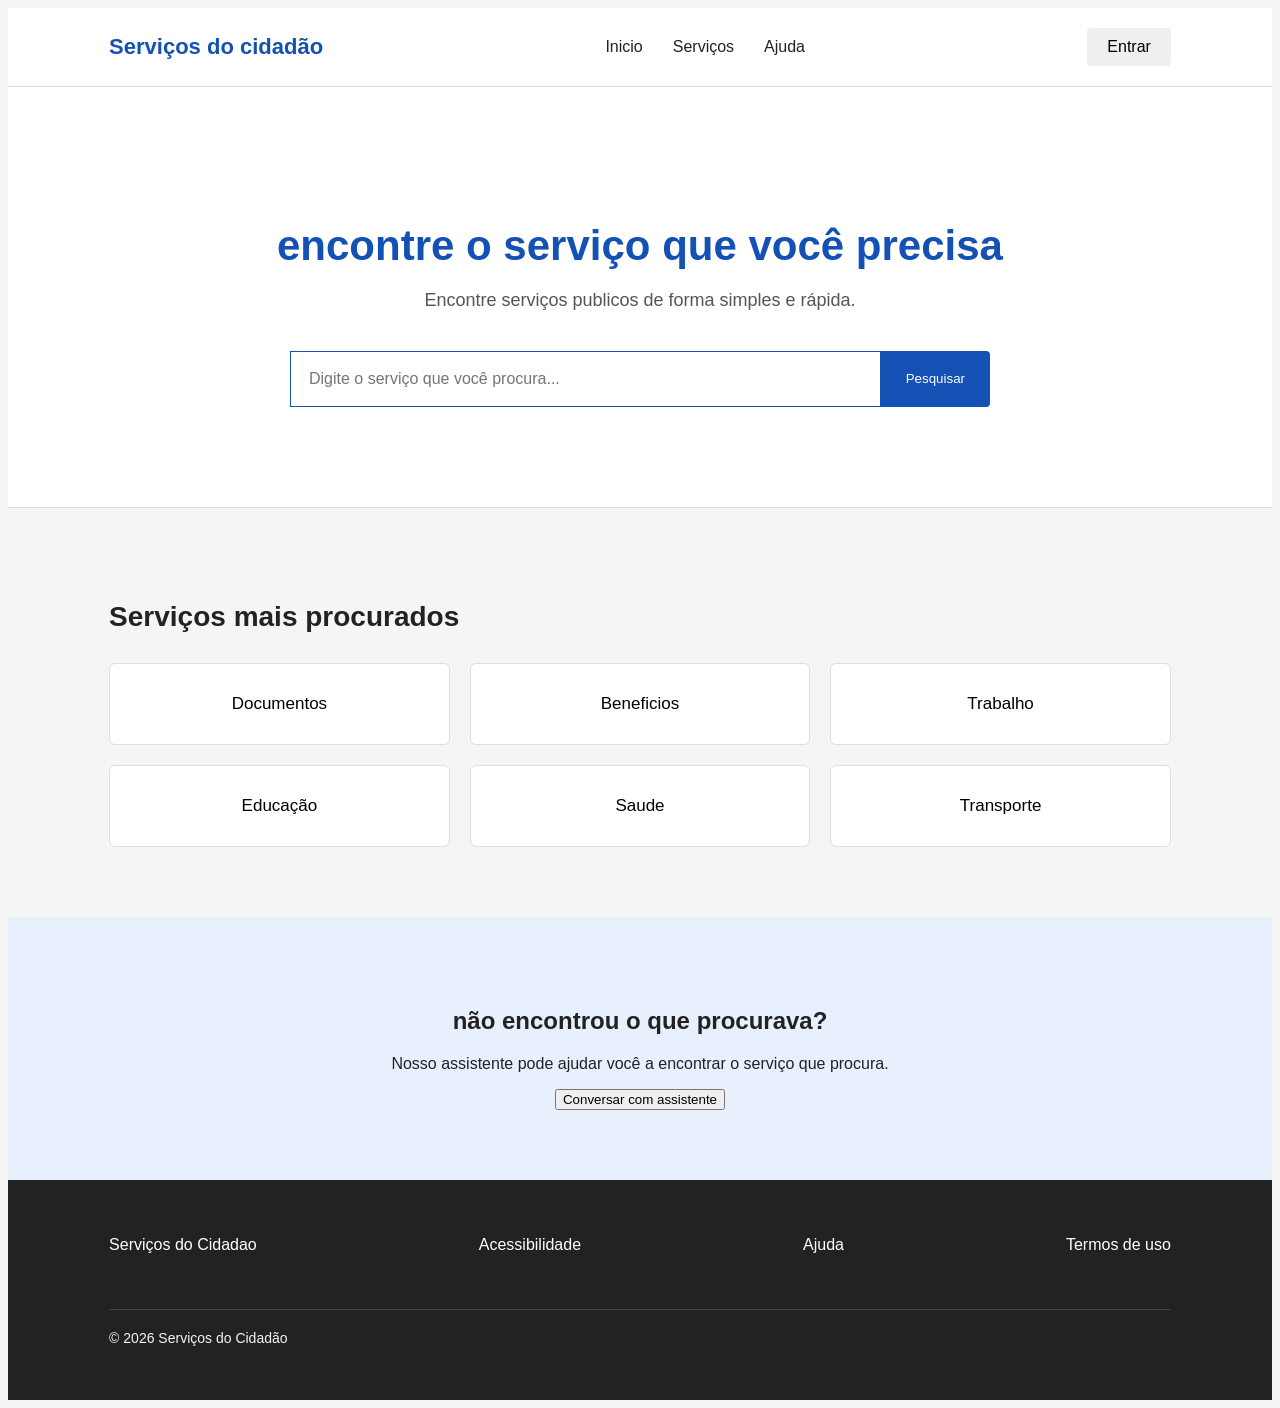
<file: index.html>
<!DOCTYPE html>
<html lang="en">
<head>
    <meta charset="UTF-8">
    <meta name="viewport" content="width=device-width, initial-scale=1.0">
    
    <title>Serviços do Cidadão</title>

    <link rel="stylesheet" href="css/style.css"
</head>

<body>

    <header>
        <div class="logo">
            Serviços do cidadão
        </div>

        <nav> 
            <a href="index.html">Inicio</a>
            <a href="#">Serviços</a>
            <a href="#">Ajuda</a>

        </nav>

        <button> 
            Entrar
        </button>
    </header>
    

    <main>

        <section class="hero">
                 
        <h1> 
            encontre o serviço que você precisa
        </h1>

        <p>
            Encontre serviços publicos de forma simples e rápida.
        </p>

        <div class="busca">

            <input
            id="campoBusca"
            type="text"
            placeholder="Digite o serviço que você procura..."
        >
        <button id="botaoPesquisar">
            Pesquisar
        </button>
        </div>
        <div id="resultadosBusca">

        </div>
        </section>

        <section class="servicos">

            <h2>
                Serviços mais procurados
            </h2>

            <div class="categorias">
                <button>
                    Documentos
                </button>

                <button>
                    Beneficios
                </button>

                <button>
                    Trabalho
                </button>

                <button> 
                    Educação
                </button>

                <button>
                    Saude
                </button>

                <button> 
                    Transporte
                </button>

            </div>

        </section>

        <section class="assitente">

            <div class="assistente-conteudo"> 

                <h2>
                    não encontrou o que procurava?
                </h2>

                <p>
                    Nosso assistente pode ajudar você a encontrar 
                    o serviço que procura.
                </p>

                <button>
                    Conversar com assistente
                </button>

            </div>


        </section>


    </main>


    <footer>

        <div class="footer-conteudo">

        <p>
            Serviços do Cidadao
        </p>

        <a href="#">Acessibilidade</a>
        <a href="#">Ajuda</a>
        <a href="#">Termos de uso</a>

        </div>

        <p class="copyright">
            © 2026 Serviços do Cidadão
         </p>

    </footer>


    <script src="js/script.js"></script>
 
</body>

</html>
</file>
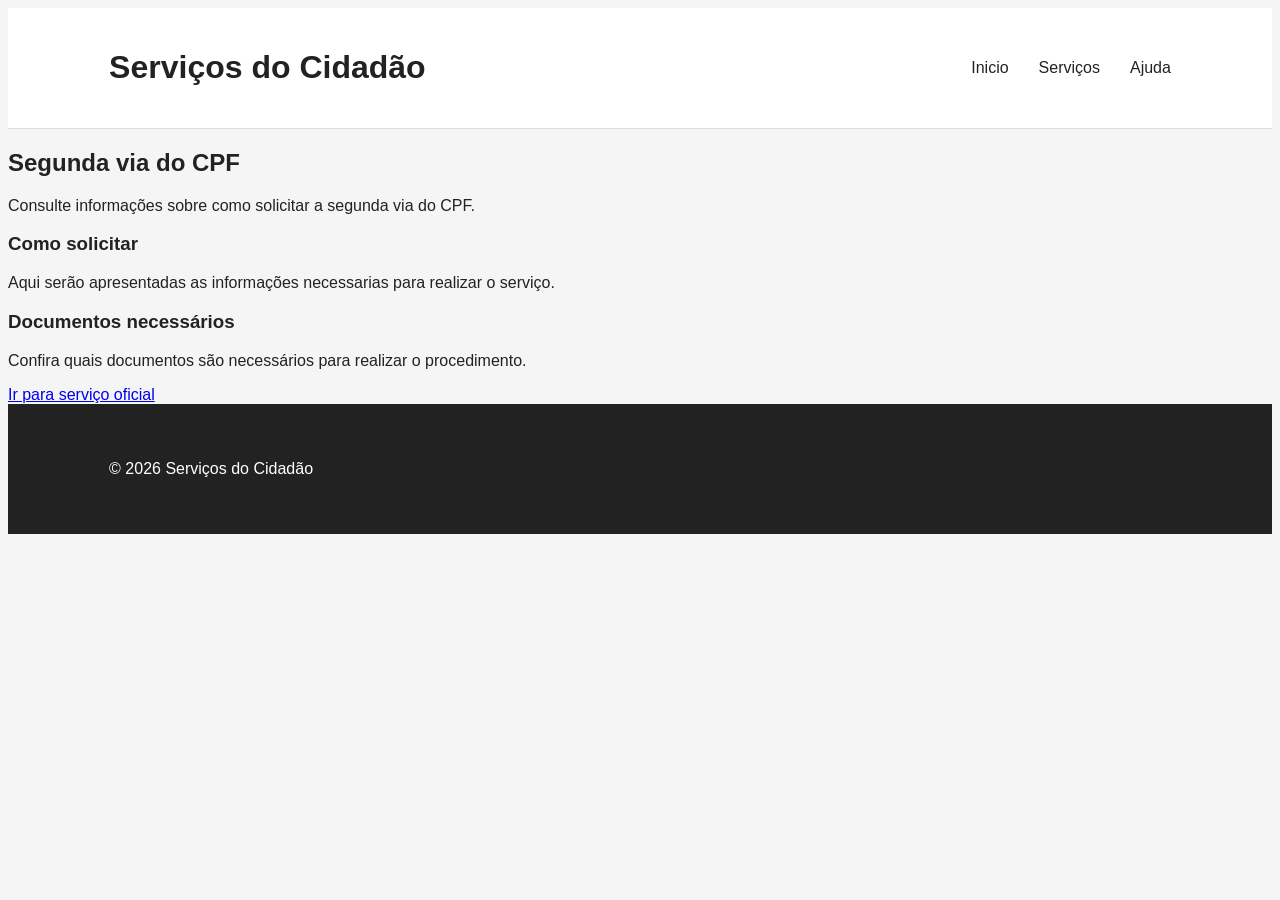
<file: servico.html>
<html lang="en">
<head>
    <meta charset="UTF-8">
    <meta name="viewport" content="width=device-width, initial-scale=1.0">
    <title>Serviço</title>

    <link rel="stylesheet" href="css/style.css">

</head>
<body>

    <header>

        <h1>Serviços do Cidadão</h1>

        <nav>
            <a href="index.html">Inicio</a>
            <a href="#">Serviços</a>
            <a href="#">Ajuda</a>
        </nav>

    </header>

    <main>

        <section class="pagina-servico">

            <h2>Segunda via do CPF</h2>

            <p>
                Consulte informações sobre como solicitar a segunda via
                do CPF.
            </p>

            <h3> Como solicitar </h3>

            <p>
                Aqui serão apresentadas as informações
                necessarias para realizar o serviço.
            </p>

            <h3> Documentos necessários</h3>

            <p>
                Confira quais documentos são necessários
                para realizar o procedimento.
            </p>

            <a href="#" class="botao-sevico">
                Ir para serviço oficial
            </a>

        </section>
    </main>

    <footer>

        <p>© 2026 Serviços do Cidadão </p>
        
    </footer>

    <script src="js/servico.js"></script>
    
</body>
</html>
</file>
<file: css/style.css>
{
    margin: 0;
    padding: 0;
    box-sizing: border-box;
}

body {
    font-family: Arial,sans-serif;
    background-color: #f5f5f5;
    color: #222;
}


header{
    background-color: #ffffff;
    display: flex;
    align-items: center;
    justify-content: space-between;

    padding: 20px 8%;

    border-bottom: 1px solid #ddd;
}

.logo {
    font-size: 22px;
    font-weight: bold;
    color: #1351b4;
}

nav{
    display: flex;
    gap: 30px;
}

nav a{
    text-decoration: none;
    color: #222;
    font-size: 16px;
    font-weight: 500;
}

nav a:hover{
    color: #1351b4
}

header button{
    padding: 10px 20px;
    border: none;
    border-radius: 4px;

    background-color: #1351b4
    color: white;

    font-size: 16px;
    font-weight 500;

    cursor: pointer;

    transition: background-color 0,2s;
}

header button:hover{
    background-color: #0d3F8f
}


.hero {
    background-color: #ffffff;

    text-align: center;

    padding: 100px 20px;

    border-bottom: 1px solid #ddd;

}

.hero h1 {
    font-size: 42px;
    margin-bottom: 20px;
    color: #1351b4;
}

.hero p {
    font-size: 18px;
    color: #555;

    max-width: 600px;

    margin: 0 auto 40px;
}

.busca {
    display: flex;

    justify-content: center;

    max-width: 700px;

    margin: 0 auto;

    box-shadow:  0 2px 8px rgba(0,0,0,0.1)

    border-radius: 6px;
}

.busca input {
    width: 100%;

    padding: 18px;

    border: 1px solid #1351b4;

    font-size: 16px; 

    border-radius: 3px 3 3 3px;
}

.busca button {
    padding: 15px 25px;
    border: none;
    background-color: #1351b4;
    color: white;
    cursor: pointer;
    border-radius: 0 4px 4px 0;
}

.busca button:hover {
    background-color: #0d3F8f
}

.servicos {
    padding: 70px 8%;
    background-color: #f5f5f5;
}

.servicos h2{
    margin-bottom: 30px;
    font-size: 28px;
}

.categorias {
    display: grid;
    grid-template-columns: repeat(3, 1fr);
    gap: 20px;
}

.categorias button {
    background-color: white;

    border: 1px solid #ddd;

    padding: 30px;

    border-radius: 6px;

    font-size: 17px;

    cursor: pointer;

    transition: 0.2s;
}

.categorias button:hover{
    border-color: #1351b4;

    transform: translatey(-3px);
}

.assitente {
    background-color: #e8f0fe;
    padding: 70px 8%;
    text-align: center;
}

.assistente-conteudo {
    max-width: 700px;
    margin: 0 auto; 

}

.assistente h2{
    font-size: 28px;
    margin-bottom: 15px;
}

.assistente p{
    color: #555;
    margin-bottom: 25px;
}

.assistente button {
    padding: 12px 25px;
    border: none;
    border-radius: 4px;
    background-color: #1351b4;
    color: white;
    cursor: pointer;
}

.assistente button:hover {
    background-color: #0d3f8f;
}

.card-servico {
    background-color: white;
    border: 1px solid #ddd;
    border-radius: 8px;
    padding: 25px;
    margin-top: 15px;
}

.card-servico h3{
    margin-bottom: 10px;
    color: #1341b4;
}

.card-servico p{
    color: #555;
    margin-bottom: 20px;
}

.card-servico button{
    background-color: #1341b4;
    color: white;
    border: none;
    padding: 10px 18px;
    border-radius: 5px;
    cursor: pointer;
}
.card-servico button:hover {
    opacity: 0.5
}

.botao-servico {
    display: inline-block;
    Background-color: #1351b4;
    color: white;
    padding: 10px 18px;
    border-radius: 5px;
    text-decoration: none;
}

.botao-servico:hover {
    opacity: 0.9;
}

footer {
    background-color: #222;
    color: white;
    padding: 40px 8%;
}

.footer-conteudo {
    display: flex;
    justify-content: space-between;
    align-items: center;
    padding-bottom: 25px; 
}

.footer-conteudo nav {
    display: flex;
    gap: 25px;
}

.footer-conteudo a {
    color: white;
    text-decoration: none;
}

.footer-conteudo a:hover {
    text-decoration: underline;
}

.copyright {
    border-top: 1px solid #444;
    padding-top: 20px;
    color: #f8f3f3;
    font-size: 14px;
}
</file>
